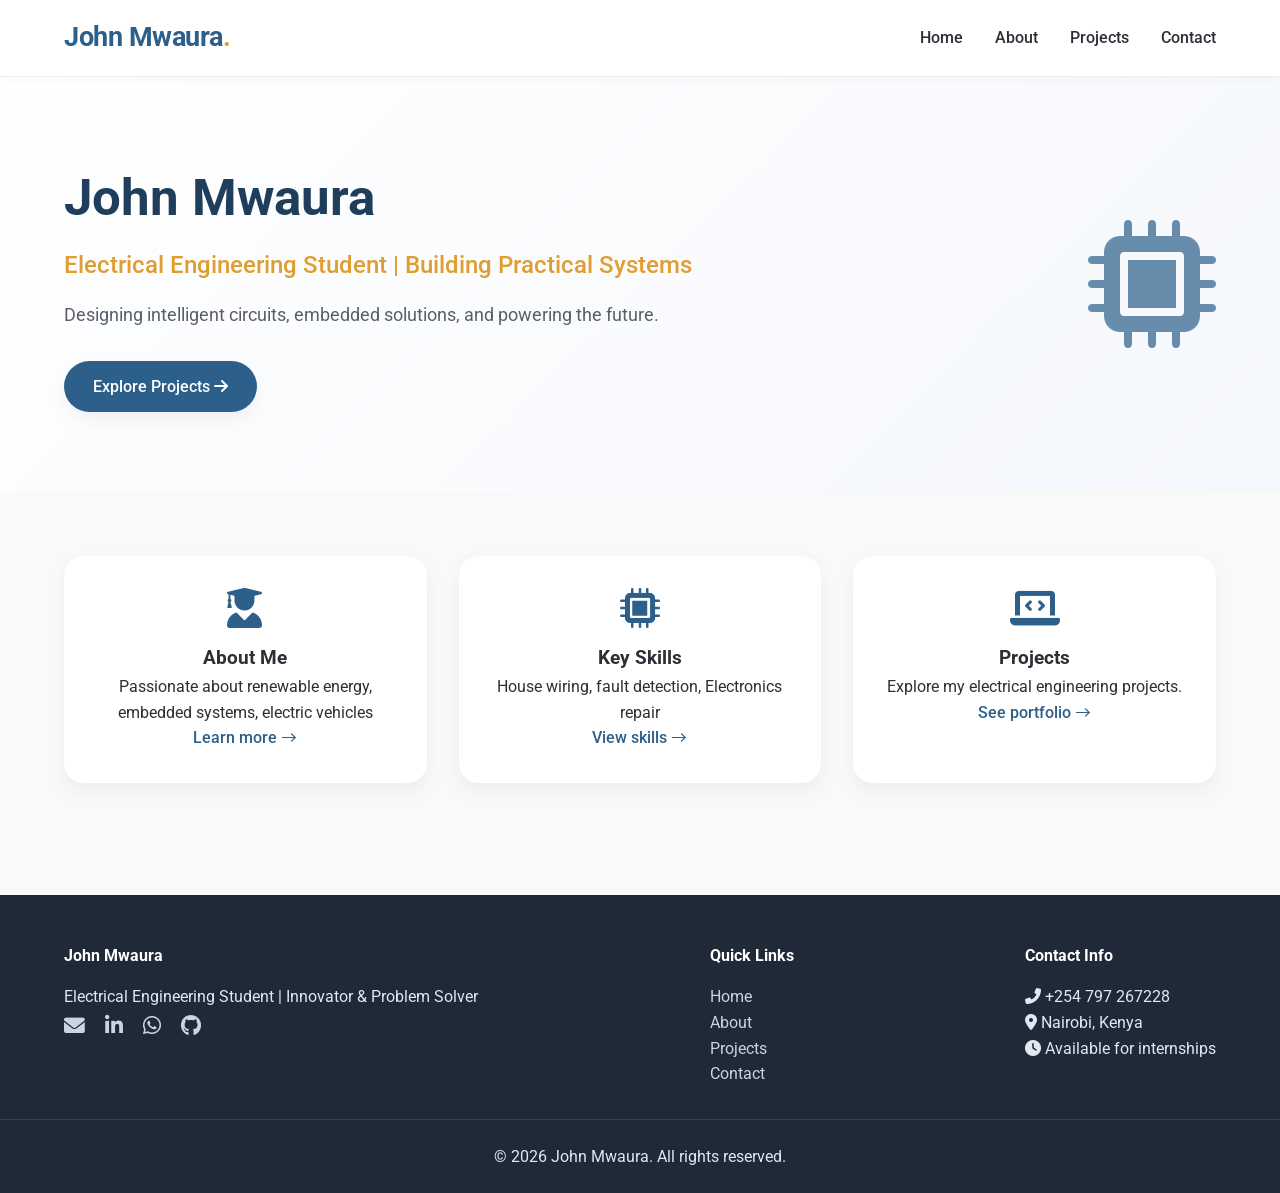
<file: index.html>
<!DOCTYPE html>
<html lang="en">
<head>
    <meta charset="UTF-8">
    <meta name="viewport" content="width=device-width, initial-scale=1.0, viewport-fit=cover">
    <title>John Mwaura | Electrical Engineering Portfolio</title>
    <!-- External CSS -->
    <link rel="stylesheet" href="css/style.css">
    <!-- Favicon placeholder -->
    <link rel="icon" type="image/x-icon" href="assets/favicon.ico">
    <!-- Font Awesome Icons (for social & UI) -->
    <link rel="stylesheet" href="https://cdnjs.cloudflare.com/ajax/libs/font-awesome/6.0.0-beta3/css/all.min.css">
    <!-- Google Fonts: Roboto + Lato -->
    <link href="https://fonts.googleapis.com/css2?family=Roboto:wght@300;400;500;700&family=Lato:wght@300;400;700&display=swap" rel="stylesheet">
</head>
<body>

    <!-- ========== HEADER & NAVIGATION ========== -->
    <header class="main-header">
        <div class="container nav-container">
            <div class="logo">
                <a href="index.html">John Mwaura<span class="dot">.</span></a>
            </div>
            <nav class="navbar">
                <ul class="nav-menu" id="navMenu">
                    <li><a href="index.html" class="nav-link">Home</a></li>
                    <li><a href="about.html" class="nav-link">About</a></li>
                    <li><a href="projects.html" class="nav-link">Projects</a></li>
                    <li><a href="contact.html" class="nav-link">Contact</a></li>
                </ul>
                <div class="hamburger" id="hamburger">
                    <i class="fas fa-bars"></i>
                </div>
            </nav>
        </div>
    </header>

    <main>
        <!-- ========== HERO SECTION ========== -->
        <section class="hero fade-in-up">
            <div class="container hero-content">
                <div class="hero-text">
                    <h1>John Mwaura</h1>
                    <p class="hero-title">Electrical Engineering Student | Building Practical Systems</p>
                    <p class="hero-tagline">Designing intelligent circuits, embedded solutions, and powering the future.</p>
                    <a href="projects.html" class="btn btn-primary">Explore Projects <i class="fas fa-arrow-right"></i></a>
                </div>
                <div class="hero-illustration">
                    <i class="fas fa-microchip"></i>
                </div>
            </div>
        </section>

        <!-- ========== QUICK PREVIEW / SKILLS PREVIEW ========== -->
        <section class="preview-section container">
            <div class="preview-grid">
                <div class="preview-card scroll-fade">
                    <i class="fas fa-user-graduate"></i>
                    <h3>About Me</h3>
                    <p>Passionate about renewable energy, embedded systems, electric vehicles</p>
                    <a href="about.html" class="link-arrow">Learn more →</a>
                </div>
                <div class="preview-card scroll-fade">
                    <i class="fas fa-microchip"></i>
                    <h3>Key Skills</h3>
                    <p>House wiring, fault detection, Electronics repair</p>
                    <a href="about.html#skills" class="link-arrow">View skills →</a>
                </div>
                <div class="preview-card scroll-fade">
                    <i class="fas fa-laptop-code"></i>
                    <h3>Projects</h3>
                    <p>Explore my electrical engineering projects.</p>
                    <a href="projects.html" class="link-arrow">See portfolio →</a>
                </div>
            </div>
        </section>
    </main>

    <!-- ========== FOOTER (SAME ON ALL PAGES) ========== -->
    <footer class="main-footer">
        <div class="container footer-container">
            <div class="footer-col">
                <h4>John Mwaura</h4>
                <p>Electrical Engineering Student | Innovator & Problem Solver</p>
                <div class="social-icons">
                    <a href="mailto:johnym802@gmail.com" aria-label="Email"><i class="fas fa-envelope"></i></a>
                    <a href="https://www.linkedin.com/in/john-mwaura-43797a3a8/" aria-label="LinkedIn"><i class="fab fa-linkedin-in"></i></a>
                    <a href="https://wa.me/+254797267228" aria-label="WhatsApp"><i class="fab fa-whatsapp"></i></a>
                    <a href="https://github.com/Johnycodes-995" aria-label="GitHub"><i class="fab fa-github"></i></a>
                </div>
            </div>
            <div class="footer-col">
                <h4>Quick Links</h4>
                <ul>
                    <li><a href="index.html">Home</a></li>
                    <li><a href="about.html">About</a></li>
                    <li><a href="projects.html">Projects</a></li>
                    <li><a href="contact.html">Contact</a></li>
                </ul>
            </div>
            <div class="footer-col">
                <h4>Contact Info</h4>
                <p><i class="fas fa-phone-alt"></i> +254 797 267228</p>
                <p><i class="fas fa-map-marker-alt"></i> Nairobi, Kenya</p>
                <p><i class="fas fa-clock"></i> Available for internships</p>
            </div>
        </div>
        <div class="footer-bottom">
            <p>&copy; <span id="currentYear"></span> John Mwaura. All rights reserved.</p>
        </div>
    </footer>

    <!-- External JS (scroll animations, expandable, modal, emailJS will be included on contact page) -->
    <script src="js/script.js"></script>
    <script>
        // Set dynamic year in footer
        document.getElementById('currentYear').innerText = new Date().getFullYear();
        // Mobile menu toggle logic
        const hamburger = document.getElementById('hamburger');
        const navMenu = document.getElementById('navMenu');
        if (hamburger) {
            hamburger.addEventListener('click', () => {
                navMenu.classList.toggle('active');
            });
        }
        // Smooth scroll for anchor links (for future use)
        document.querySelectorAll('a[href^="#"]').forEach(anchor => {
            anchor.addEventListener('click', function(e) {
                const target = document.querySelector(this.getAttribute('href'));
                if (target) {
                    e.preventDefault();
                    target.scrollIntoView({ behavior: 'smooth' });
                }
            });
        });
    </script>
</body>
</html>
</file>
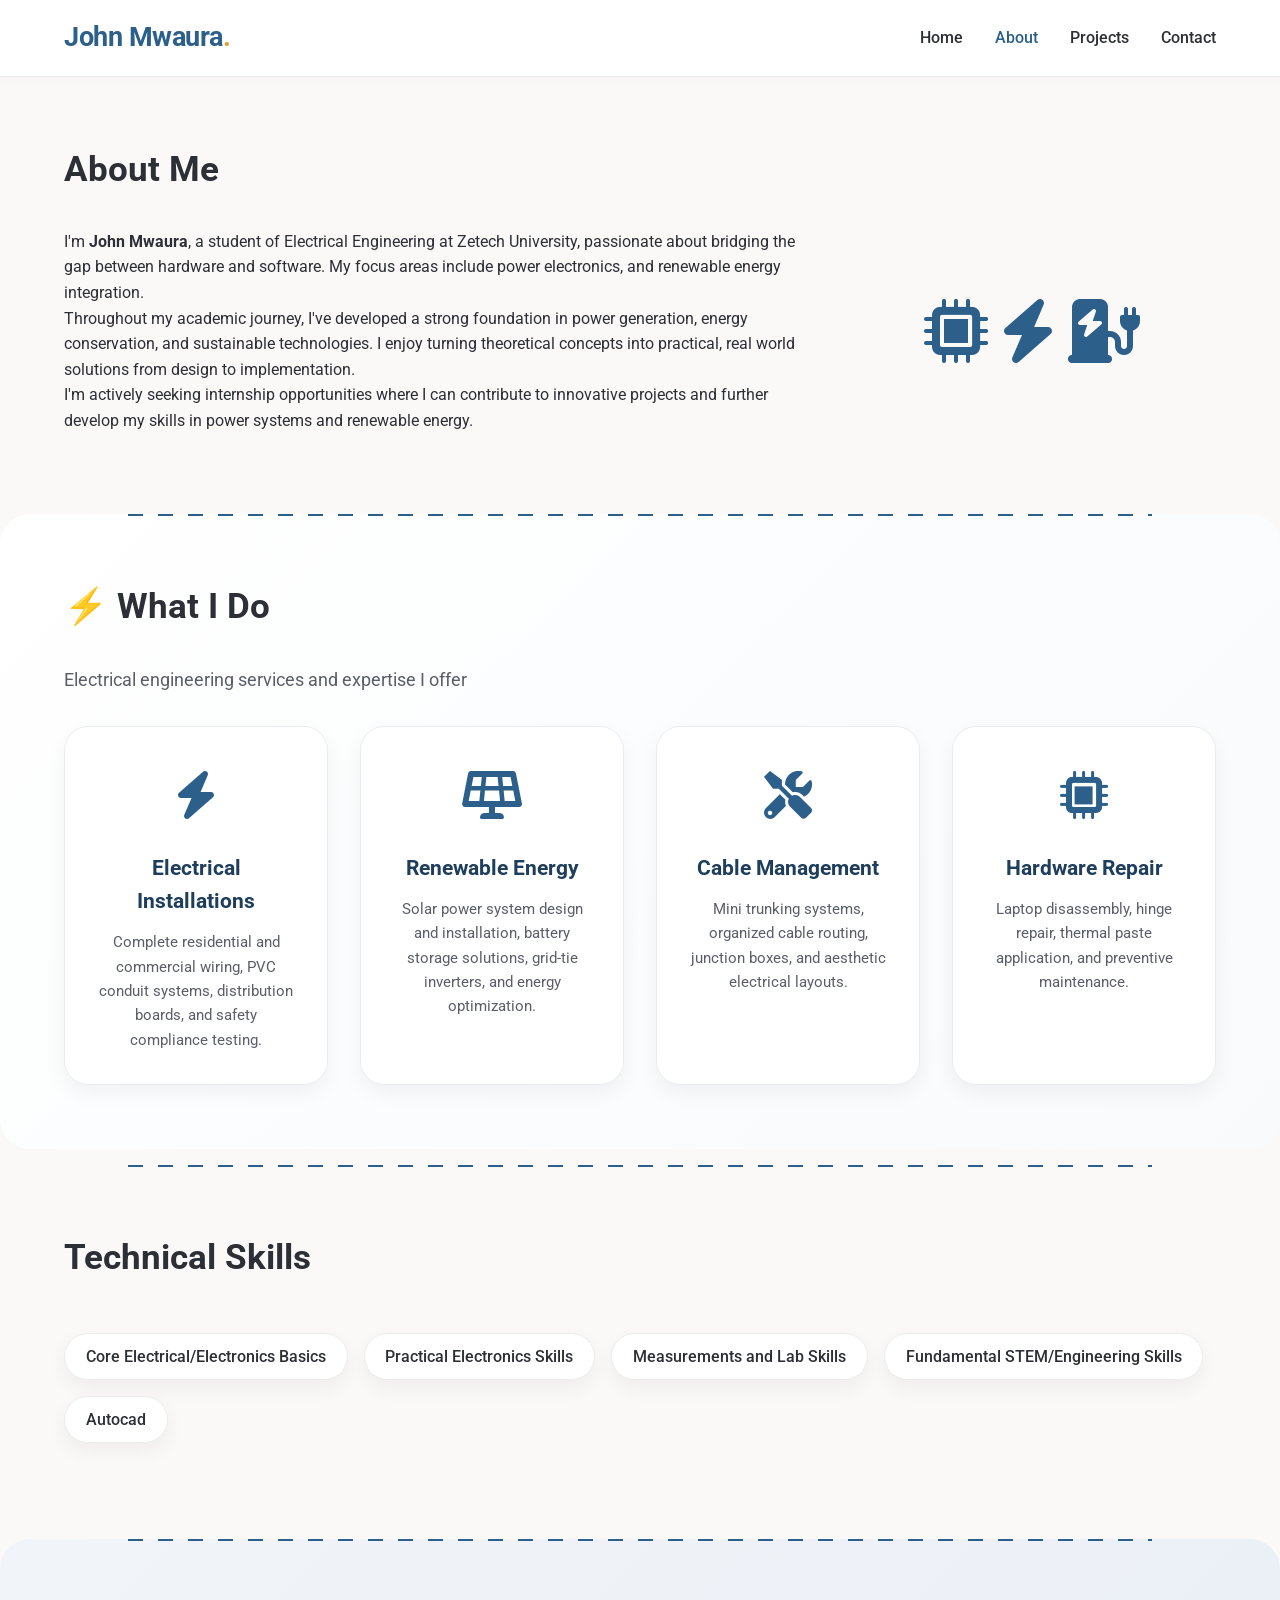
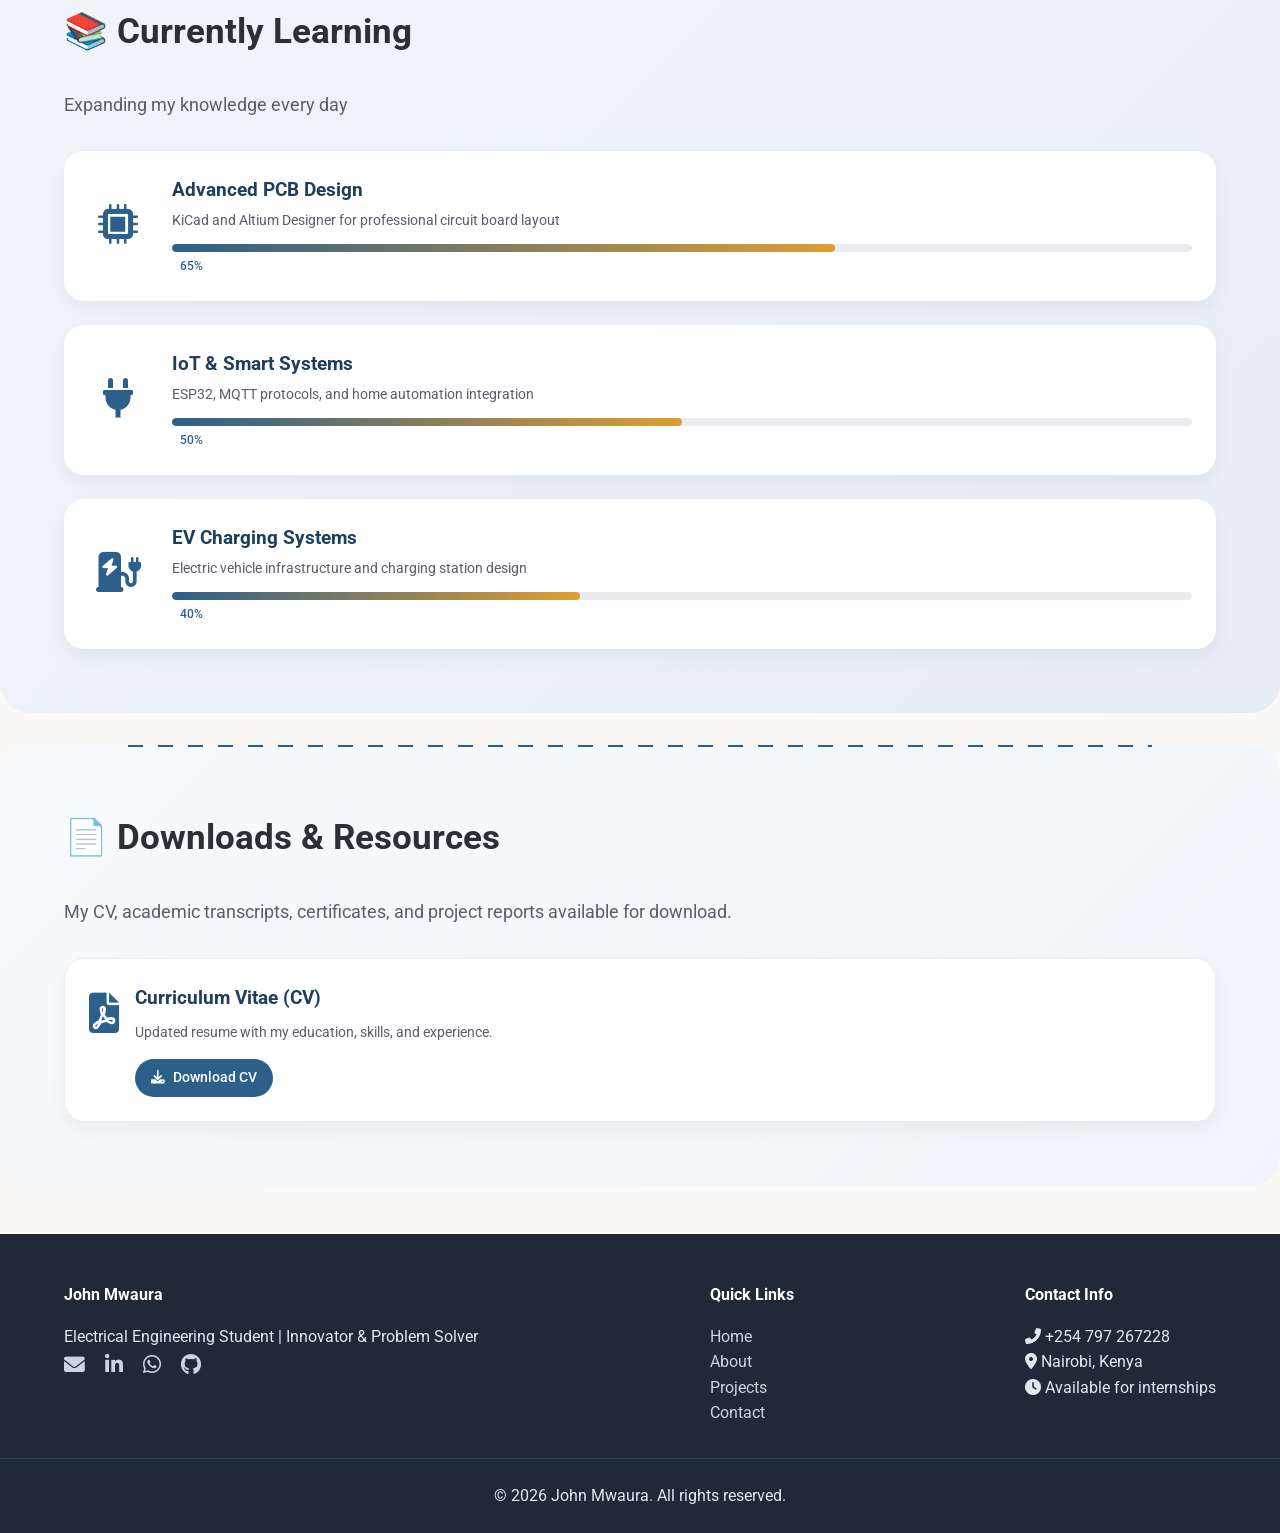
<file: about.html>
<!DOCTYPE html>
<html lang="en">
<head>
    <meta charset="UTF-8">
    <meta name="viewport" content="width=device-width, initial-scale=1.0, viewport-fit=cover">
    <title>About Me | John Mwaura - Electrical Engineering Portfolio</title>
    <link rel="stylesheet" href="css/style.css">
    <link rel="icon" type="image/x-icon" href="assets/favicon.ico">
    <link rel="stylesheet" href="https://cdnjs.cloudflare.com/ajax/libs/font-awesome/6.0.0-beta3/css/all.min.css">
    <link href="https://fonts.googleapis.com/css2?family=Roboto:wght@300;400;500;700&family=Lato:wght@300;400;700&display=swap" rel="stylesheet">
</head>
<body>

    <header class="main-header">
        <div class="container nav-container">
            <div class="logo">
                <a href="index.html">John Mwaura<span class="dot">.</span></a>
            </div>
            <nav class="navbar">
                <ul class="nav-menu" id="navMenu">
                    <li><a href="index.html" class="nav-link">Home</a></li>
                    <li><a href="about.html" class="nav-link active">About</a></li>
                    <li><a href="projects.html" class="nav-link">Projects</a></li>
                    <li><a href="contact.html" class="nav-link">Contact</a></li>
                </ul>
                <div class="hamburger" id="hamburger">
                    <i class="fas fa-bars"></i>
                </div>
            </nav>
        </div>
    </header>

    <main>
        <!-- About Me Section -->
        <section class="page-section about-section">
            <div class="container">
                <h2 class="section-title scroll-fade">About Me</h2>
                <div class="about-content">
                    <div class="about-text scroll-fade">
                        <p>I'm <strong>John Mwaura</strong>, a student of Electrical Engineering at Zetech University, passionate about bridging the gap between hardware and software. My focus areas include power electronics, and renewable energy integration.</p>
                        <p>Throughout my academic journey, I've developed a strong foundation in power generation, energy conservation, and sustainable technologies. I enjoy turning theoretical concepts into practical, real world solutions from design to implementation.</p>
                        <p>I'm actively seeking internship opportunities where I can contribute to innovative projects and further develop my skills in power systems and renewable energy.</p>
                    </div>
                    <div class="about-image scroll-fade">
                        <i class="fas fa-microchip"></i>
                        <i class="fas fa-bolt"></i>
                        <i class="fas fa-charging-station"></i>
                    </div>
                </div>
            </div>
        </section>

        <!-- NEW: What I Do Section -->
        <section id="what-i-do" class="page-section services-section">
            <div class="container">
                <h2 class="section-title scroll-fade">⚡ What I Do</h2>
                <p class="section-subtitle scroll-fade">Electrical engineering services and expertise I offer</p>
                <div class="services-grid">
                    <div class="service-card scroll-fade">
                        <div class="service-icon">
                            <i class="fas fa-bolt"></i>
                            <div class="current-flow"></div>
                        </div>
                        <h3>Electrical Installations</h3>
                        <p>Complete residential and commercial wiring, PVC conduit systems, distribution boards, and safety compliance testing.</p>
                    </div>
                    <div class="service-card scroll-fade">
                        <div class="service-icon">
                            <i class="fas fa-solar-panel"></i>
                        </div>
                        <h3>Renewable Energy</h3>
                        <p>Solar power system design and installation, battery storage solutions, grid-tie inverters, and energy optimization.</p>
                    </div>
                    <div class="service-card scroll-fade">
                        <div class="service-icon">
                            <i class="fas fa-tools"></i>
                        </div>
                        <h3>Cable Management</h3>
                        <p>Mini trunking systems, organized cable routing, junction boxes, and aesthetic electrical layouts.</p>
                    </div>
                    <div class="service-card scroll-fade">
                        <div class="service-icon">
                            <i class="fas fa-microchip"></i>
                        </div>
                        <h3>Hardware Repair</h3>
                        <p>Laptop disassembly, hinge repair, thermal paste application, and preventive maintenance.</p>
                    </div>
                </div>
            </div>
        </section>

        <!-- Skills Section (Badges/Pills) -->
        <section id="skills" class="page-section skills-section">
            <div class="container">
                <h2 class="section-title scroll-fade">Technical Skills</h2>
                <div class="skills-grid">
                    <div class="skill-card scroll-fade"><span>Core Electrical/Electronics Basics</span></div>
                    <div class="skill-card scroll-fade"><span>Practical Electronics Skills</span></div>
                    <div class="skill-card scroll-fade"><span>Measurements and Lab Skills</span></div>
                    <div class="skill-card scroll-fade"><span>Fundamental STEM/Engineering Skills</span></div>
                    <div class="skill-card scroll-fade"><span>Autocad</span></div>
                </div>
            </div>
        </section>

        <!-- NEW: Currently Learning Section -->
        <section id="learning" class="page-section learning-section">
            <div class="container">
                <h2 class="section-title scroll-fade">📚 Currently Learning</h2>
                <p class="section-subtitle scroll-fade">Expanding my knowledge every day</p>
                <div class="learning-container">
                    <div class="learning-item scroll-fade">
                        <div class="learning-icon"><i class="fas fa-microchip"></i></div>
                        <div class="learning-content">
                            <h3>Advanced PCB Design</h3>
                            <p>KiCad and Altium Designer for professional circuit board layout</p>
                            <div class="progress-bar">
                                <div class="progress-fill" style="width: 65%"></div>
                            </div>
                            <span class="progress-label">65%</span>
                        </div>
                    </div>
                    <div class="learning-item scroll-fade">
                        <div class="learning-icon"><i class="fas fa-plug"></i></div>
                        <div class="learning-content">
                            <h3>IoT & Smart Systems</h3>
                            <p>ESP32, MQTT protocols, and home automation integration</p>
                            <div class="progress-bar">
                                <div class="progress-fill" style="width: 50%"></div>
                            </div>
                            <span class="progress-label">50%</span>
                        </div>
                    </div>
                    <div class="learning-item scroll-fade">
                        <div class="learning-icon"><i class="fas fa-charging-station"></i></div>
                        <div class="learning-content">
                            <h3>EV Charging Systems</h3>
                            <p>Electric vehicle infrastructure and charging station design</p>
                            <div class="progress-bar">
                                <div class="progress-fill" style="width: 40%"></div>
                            </div>
                            <span class="progress-label">40%</span>
                        </div>
                    </div>
                </div>
            </div>
        </section>

        <!-- Downloadable Documents Section -->
        <section id="documents" class="page-section documents-section">
            <div class="container">
                <h2 class="section-title scroll-fade">📄 Downloads & Resources</h2>
                <p class="section-subtitle scroll-fade">My CV, academic transcripts, certificates, and project reports available for download.</p>
                <div class="documents-grid">
                    <div class="document-card scroll-fade">
                        <div class="document-icon">
                            <i class="fas fa-file-pdf"></i>
                        </div>
                        <div class="document-info">
                            <h3>Curriculum Vitae (CV)</h3>
                            <p>Updated resume with my education, skills, and experience.</p>
                            <a href="assets/documents/CV2.docx" class="btn-download" download>
                                <i class="fas fa-download"></i> Download CV
                            </a>
                        </div>
                    </div>
                </div>
            </div>
        </section>
    </main>

    <footer class="main-footer">
        <div class="container footer-container">
            <div class="footer-col">
                <h4>John Mwaura</h4>
                <p>Electrical Engineering Student | Innovator & Problem Solver</p>
                <div class="social-icons">
                    <a href="mailto:johnym802@gmail.com" aria-label="Email"><i class="fas fa-envelope"></i></a>
                    <a href="https://www.linkedin.com/in/john-mwaura-43797a3a8/" aria-label="LinkedIn"><i class="fab fa-linkedin-in"></i></a>
                    <a href="https://wa.me/+254797267228" aria-label="WhatsApp"><i class="fab fa-whatsapp"></i></a>
                    <a href="https://github.com/Johnycodes-995" aria-label="GitHub"><i class="fab fa-github"></i></a>
                </div>
            </div>
            <div class="footer-col">
                <h4>Quick Links</h4>
                <ul>
                    <li><a href="index.html">Home</a></li>
                    <li><a href="about.html">About</a></li>
                    <li><a href="projects.html">Projects</a></li>
                    <li><a href="contact.html">Contact</a></li>
                </ul>
            </div>
            <div class="footer-col">
                <h4>Contact Info</h4>
                <p><i class="fas fa-phone-alt"></i> +254 797 267228</p>
                <p><i class="fas fa-map-marker-alt"></i> Nairobi, Kenya</p>
                <p><i class="fas fa-clock"></i> Available for internships</p>
            </div>
        </div>
        <div class="footer-bottom">
            <p>&copy; <span id="currentYear"></span> John Mwaura. All rights reserved.</p>
        </div>
    </footer>

    <script src="js/script.js"></script>
    <script>
        document.getElementById('currentYear').innerText = new Date().getFullYear();
        const hamburger = document.getElementById('hamburger');
        const navMenu = document.getElementById('navMenu');
        if (hamburger) {
            hamburger.addEventListener('click', () => navMenu.classList.toggle('active'));
        }
    </script>
</body>
</html>
</file>
<file: css/style.css>
/* ========== GLOBAL RESET & VARIABLES ========== */
* {
    margin: 0;
    padding: 0;
    box-sizing: border-box;
}

:root {
    --bg-light: #faf9f8;
    --bg-white: #ffffff;
    --text-dark: #2d2f36;
    --text-muted: #5a5e6a;
    --primary: #2c5f8a;
    --primary-dark: #1e3e5c;
    --accent: #e09d32;
    --success: #2e7d64;
    --error: #c44536;
    --border-light: #eaecef;
    --shadow-sm: 0 8px 20px rgba(0, 0, 0, 0.05);
    --shadow-md: 0 12px 28px rgba(0, 0, 0, 0.08);
    --transition: all 0.3s ease;
}

body {
    font-family: 'Roboto', 'Lato', sans-serif;
    background: var(--bg-light);
    color: var(--text-dark);
    line-height: 1.6;
    scroll-behavior: smooth;
}

.container {
    width: 90%;
    max-width: 1200px;
    margin: 0 auto;
}

/* ========== HEADER & NAV ========== */
.main-header {
    background: var(--bg-white);
    box-shadow: 0 2px 10px rgba(0, 0, 0, 0.03);
    position: sticky;
    top: 0;
    z-index: 1000;
    backdrop-filter: blur(2px);
    border-bottom: 1px solid var(--border-light);
}

.nav-container {
    display: flex;
    justify-content: space-between;
    align-items: center;
    padding: 1rem 0;
}

.logo a {
    font-size: 1.7rem;
    font-weight: 700;
    color: var(--primary);
    text-decoration: none;
    letter-spacing: -0.5px;
}

.dot {
    color: var(--accent);
}

.nav-menu {
    display: flex;
    list-style: none;
    gap: 2rem;
}

.nav-link {
    text-decoration: none;
    font-weight: 500;
    color: var(--text-dark);
    transition: var(--transition);
}

.nav-link:hover, .nav-link.active {
    color: var(--primary);
}

.hamburger {
    display: none;
    font-size: 1.6rem;
    cursor: pointer;
    color: var(--primary);
}

/* ========== BUTTONS ========== */
.btn {
    display: inline-block;
    padding: 0.8rem 1.8rem;
    border-radius: 40px;
    font-weight: 500;
    text-decoration: none;
    transition: var(--transition);
    cursor: pointer;
    border: none;
    font-size: 1rem;
}

.btn-primary {
    background: var(--primary);
    color: white;
    box-shadow: var(--shadow-sm);
}

.btn-primary:hover {
    background: var(--primary-dark);
    transform: translateY(-2px);
}

/* ========== HERO SECTION ========== */
.hero {
    padding: 5rem 0;
    background: linear-gradient(135deg, #ffffff 0%, #f4f7fc 100%);
}

.hero-content {
    display: flex;
    align-items: center;
    justify-content: space-between;
    gap: 2rem;
    flex-wrap: wrap;
}

.hero-text {
    flex: 1;
}

.hero-text h1 {
    font-size: 3.2rem;
    font-weight: 700;
    color: var(--primary-dark);
    margin-bottom: 0.5rem;
}

.hero-title {
    font-size: 1.5rem;
    color: var(--accent);
    font-weight: 500;
    margin-bottom: 1rem;
}

.hero-tagline {
    font-size: 1.1rem;
    color: var(--text-muted);
    margin-bottom: 2rem;
}

.hero-illustration i {
    font-size: 8rem;
    color: var(--primary);
    opacity: 0.7;
}

/* preview cards */
.preview-section {
    padding: 4rem 0;
}

.preview-grid {
    display: grid;
    grid-template-columns: repeat(auto-fit, minmax(260px, 1fr));
    gap: 2rem;
}

.preview-card {
    background: white;
    padding: 2rem;
    border-radius: 20px;
    box-shadow: var(--shadow-sm);
    transition: var(--transition);
    text-align: center;
}

.preview-card:hover {
    transform: translateY(-5px);
    box-shadow: var(--shadow-md);
}

.preview-card i {
    font-size: 2.5rem;
    color: var(--primary);
    margin-bottom: 1rem;
}

.link-arrow {
    color: var(--primary);
    text-decoration: none;
    font-weight: 500;
}

/* ========== ABOUT PAGE ========== */
.page-section {
    padding: 4rem 0;
}

.section-title {
    font-size: 2.2rem;
    margin-bottom: 2rem;
    position: relative;
    display: inline-block;
}

.section-subtitle {
    color: var(--text-muted);
    margin-bottom: 2rem;
    font-size: 1.1rem;
}

.about-content {
    display: flex;
    gap: 3rem;
    align-items: center;
    flex-wrap: wrap;
}

.about-text {
    flex: 2;
}

.about-image {
    flex: 1;
    text-align: center;
    font-size: 4rem;
    color: var(--primary);
    display: flex;
    gap: 1rem;
    justify-content: center;
}

/* Skills badges */
.skills-grid {
    display: flex;
    flex-wrap: wrap;
    gap: 1rem;
    margin-top: 1rem;
}

.skill-card {
    background: white;
    padding: 0.6rem 1.3rem;
    border-radius: 40px;
    font-weight: 500;
    box-shadow: var(--shadow-sm);
    transition: var(--transition);
    border: 1px solid var(--border-light);
}

.skill-card:hover {
    transform: scale(1.02);
    border-color: var(--primary);
}

/* ========== DOWNLOADABLE DOCUMENTS SECTION ========== */
.documents-section {
    background: linear-gradient(135deg, #f8fafc 0%, #f1f5f9 100%);
    border-radius: 30px;
    margin: 2rem 0;
}

.documents-grid {
    display: grid;
    grid-template-columns: repeat(auto-fit, minmax(280px, 1fr));
    gap: 1.5rem;
}

.document-card {
    background: white;
    border-radius: 20px;
    padding: 1.5rem;
    display: flex;
    gap: 1rem;
    align-items: flex-start;
    transition: var(--transition);
    box-shadow: var(--shadow-sm);
    border: 1px solid var(--border-light);
}

.document-card:hover {
    transform: translateY(-3px);
    box-shadow: var(--shadow-md);
}

.document-icon {
    font-size: 2.5rem;
    color: var(--primary);
}

.document-info {
    flex: 1;
}

.document-info h3 {
    font-size: 1.2rem;
    margin-bottom: 0.5rem;
    color: var(--primary-dark);
}

.document-info p {
    font-size: 0.85rem;
    color: var(--text-muted);
    margin-bottom: 1rem;
}

.btn-download {
    display: inline-flex;
    align-items: center;
    gap: 0.5rem;
    background: var(--primary);
    color: white;
    padding: 0.5rem 1rem;
    border-radius: 30px;
    text-decoration: none;
    font-size: 0.85rem;
    font-weight: 500;
    transition: var(--transition);
}

.btn-download:hover {
    background: var(--primary-dark);
    transform: translateY(-2px);
}

/* ========== PROJECTS GRID ========== */
.projects-grid {
    display: grid;
    grid-template-columns: repeat(auto-fill, minmax(350px, 1fr));
    gap: 2rem;
    margin-top: 2rem;
}

.project-card {
    background: white;
    border-radius: 24px;
    overflow: hidden;
    box-shadow: var(--shadow-sm);
    transition: var(--transition);
}

.project-card:hover {
    transform: translateY(-5px);
    box-shadow: var(--shadow-md);
}

/* Gallery Container */
.project-gallery {
    position: relative;
    width: 100%;
    height: 250px;
    overflow: hidden;
    background: #1a1a2e;
}

.gallery-slides {
    display: flex;
    transition: transform 0.4s ease;
    height: 100%;
}

.gallery-slide {
    min-width: 100%;
    height: 100%;
    display: flex;
    align-items: center;
    justify-content: center;
    background: #1a1a2e;
}

.gallery-slide img {
    width: 100%;
    height: 100%;
    object-fit: cover;
    cursor: pointer;
}

.gallery-slide video {
    width: 100%;
    height: 100%;
    object-fit: cover;
    cursor: pointer;
}

/* Gallery Navigation Buttons */
.gallery-btn {
    position: absolute;
    top: 50%;
    transform: translateY(-50%);
    background: rgba(0,0,0,0.6);
    color: white;
    border: none;
    width: 40px;
    height: 40px;
    border-radius: 50%;
    cursor: pointer;
    transition: var(--transition);
    z-index: 10;
}

.gallery-btn:hover {
    background: var(--primary);
}

.gallery-prev {
    left: 10px;
}

.gallery-next {
    right: 10px;
}

/* Gallery Indicators */
.gallery-indicators {
    position: absolute;
    bottom: 10px;
    left: 0;
    right: 0;
    display: flex;
    justify-content: center;
    gap: 8px;
    z-index: 10;
}

.indicator {
    width: 8px;
    height: 8px;
    border-radius: 50%;
    background: rgba(255,255,255,0.5);
    cursor: pointer;
    transition: var(--transition);
}

.indicator.active {
    background: var(--accent);
    width: 20px;
    border-radius: 4px;
}

/* Media Type Badge */
.media-badge {
    position: absolute;
    top: 10px;
    right: 10px;
    background: rgba(0,0,0,0.7);
    color: white;
    padding: 4px 8px;
    border-radius: 20px;
    font-size: 0.7rem;
    display: flex;
    align-items: center;
    gap: 4px;
    z-index: 10;
}

.project-info {
    padding: 1.5rem;
}

.project-info h3 {
    font-size: 1.4rem;
    margin-bottom: 0.5rem;
    color: var(--primary-dark);
}

/* FIXED: Expandable details with internal scroll on mobile */
.expandable-details {
    max-height: 0;
    overflow-y: auto;
    transition: max-height 0.4s ease-out;
    background: #f9fafb;
    margin-top: 1rem;
    border-radius: 16px;
}

/* On mobile, allow internal scrolling for long content */
@media (max-width: 768px) {
    .project-card.expanded .expandable-details {
        max-height: 250px;
        overflow-y: auto;
        -webkit-overflow-scrolling: touch;
    }
}

@media (min-width: 769px) {
    .project-card.expanded .expandable-details {
        max-height: 300px;
    }
}

.project-card.expanded .expandable-details {
    padding: 1rem;
}

.expandable-details p {
    margin-bottom: 0.8rem;
}

.expandable-details strong {
    color: var(--primary);
}

.btn-expand {
    margin-top: 12px;
    background: none;
    border: none;
    color: var(--primary);
    cursor: pointer;
    font-weight: 500;
    font-size: 0.9rem;
    transition: var(--transition);
    width: 100%;
    text-align: left;
}

.btn-expand:hover {
    color: var(--accent);
}

/* ========== LIGHTBOX MODAL (Updated for Gallery) ========== */
.modal {
    display: none;
    position: fixed;
    z-index: 2000;
    left: 0;
    top: 0;
    width: 100%;
    height: 100%;
    background-color: rgba(0,0,0,0.95);
    justify-content: center;
    align-items: center;
}

.modal-content-container {
    position: relative;
    max-width: 90%;
    max-height: 90%;
}

.modal-content {
    max-width: 100%;
    max-height: 90vh;
    object-fit: contain;
    border-radius: 8px;
    display: none;
}

.modal-video {
    max-width: 90vw;
    max-height: 90vh;
    display: none;
}

.modal-video video,
.modal-video iframe {
    width: 100%;
    max-width: 800px;
    height: auto;
    min-height: 400px;
    border-radius: 12px;
}

.close-modal {
    position: absolute;
    top: 20px;
    right: 35px;
    color: #fff;
    font-size: 40px;
    font-weight: bold;
    cursor: pointer;
    z-index: 2001;
    transition: var(--transition);
}

.close-modal:hover {
    color: var(--accent);
}

.modal-prev, .modal-next {
    position: absolute;
    top: 50%;
    transform: translateY(-50%);
    background: rgba(255,255,255,0.2);
    color: white;
    border: none;
    width: 50px;
    height: 50px;
    border-radius: 50%;
    cursor: pointer;
    transition: var(--transition);
    z-index: 2001;
}

.modal-prev {
    left: 20px;
}

.modal-next {
    right: 20px;
}

.modal-prev:hover, .modal-next:hover {
    background: var(--primary);
}

/* ========== CONTACT FORM ========== */
.contact-wrapper {
    display: flex;
    gap: 3rem;
    flex-wrap: wrap;
}
.contact-info, .contact-form-container {
    flex: 1;
}
.form-group {
    margin-bottom: 1.5rem;
}
.form-group label {
    display: block;
    margin-bottom: 0.5rem;
    font-weight: 500;
}
.form-group input, .form-group textarea {
    width: 100%;
    padding: 0.8rem 1rem;
    border: 1px solid var(--border-light);
    border-radius: 12px;
    font-family: inherit;
    transition: 0.2s;
}
.form-group input:focus, .form-group textarea:focus {
    outline: none;
    border-color: var(--primary);
}
.feedback-message {
    margin-top: 1rem;
    font-weight: 500;
}
.success {
    color: var(--success);
}
.error {
    color: var(--error);
}

/* ========== FOOTER ========== */
.main-footer {
    background: #1f2937;
    color: #e2e8f0;
    padding-top: 3rem;
    margin-top: 3rem;
}
.footer-container {
    display: flex;
    flex-wrap: wrap;
    gap: 2rem;
    justify-content: space-between;
}
.footer-col h4 {
    color: white;
    margin-bottom: 1rem;
}
.footer-col ul {
    list-style: none;
}
.footer-col a {
    color: #cbd5e1;
    text-decoration: none;
}
.social-icons a {
    display: inline-block;
    margin-right: 1rem;
    font-size: 1.3rem;
    color: #cbd5e1;
}
.footer-bottom {
    text-align: center;
    padding: 1.5rem 0;
    border-top: 1px solid #334155;
    margin-top: 2rem;
}

/* ========== ANIMATIONS ========== */
.scroll-fade {
    opacity: 0;
    transform: translateY(20px);
    transition: opacity 0.6s ease, transform 0.6s ease;
}
.scroll-fade.visible {
    opacity: 1;
    transform: translateY(0);
}
.fade-in-up {
    animation: fadeUp 0.8s ease forwards;
}
@keyframes fadeUp {
    from { opacity: 0; transform: translateY(30px);}
    to { opacity: 1; transform: translateY(0);}
}

/* ========== RESPONSIVE ========== */
@media (max-width: 768px) {
    .hamburger {
        display: block;
    }
    .nav-menu {
        position: fixed;
        left: -100%;
        top: 70px;
        flex-direction: column;
        background: white;
        width: 100%;
        text-align: center;
        transition: 0.3s;
        padding: 2rem 0;
        box-shadow: 0 10px 20px rgba(0,0,0,0.05);
        gap: 1.5rem;
    }
    .nav-menu.active {
        left: 0;
    }
    .hero-text h1 {
        font-size: 2.2rem;
    }
    .hero-illustration i {
        font-size: 5rem;
    }
    .projects-grid {
        grid-template-columns: 1fr;
    }
    .documents-grid {
        grid-template-columns: 1fr;
    }
    .modal-prev, .modal-next {
        width: 35px;
        height: 35px;
    }
    .modal-video video,
    .modal-video iframe {
        min-height: 250px;
    }
}
/* ========== NEW: WHAT I DO SECTION ========== */
.services-section {
    background: linear-gradient(135deg, #ffffff 0%, #f8fafc 100%);
    border-radius: 30px;
    margin: 1rem 0;
}

.services-grid {
    display: grid;
    grid-template-columns: repeat(auto-fit, minmax(250px, 1fr));
    gap: 2rem;
    margin-top: 2rem;
}

.service-card {
    background: white;
    padding: 2rem;
    border-radius: 24px;
    text-align: center;
    transition: var(--transition);
    box-shadow: var(--shadow-sm);
    border: 1px solid var(--border-light);
    position: relative;
    overflow: hidden;
}

.service-card:hover {
    transform: translateY(-8px);
    box-shadow: var(--shadow-md);
    border-color: var(--primary);
}

.service-icon {
    font-size: 3rem;
    color: var(--primary);
    margin-bottom: 1rem;
    position: relative;
    display: inline-block;
}

.service-card h3 {
    font-size: 1.3rem;
    margin-bottom: 0.75rem;
    color: var(--primary-dark);
}

.service-card p {
    color: var(--text-muted);
    font-size: 0.95rem;
}

/* Current flow animation on service card hover */
.service-card:hover .current-flow {
    position: absolute;
    bottom: 0;
    left: 0;
    width: 100%;
    height: 3px;
    background: linear-gradient(90deg, var(--primary), var(--accent), var(--primary));
    animation: currentFlow 1.5s linear infinite;
}

@keyframes currentFlow {
    0% { transform: translateX(-100%); }
    100% { transform: translateX(100%); }
}

/* ========== NEW: CURRENTLY LEARNING SECTION ========== */
.learning-section {
    background: linear-gradient(135deg, #f1f5f9 0%, #e8edf5 100%);
    border-radius: 30px;
    margin: 2rem 0;
}

.learning-container {
    display: flex;
    flex-direction: column;
    gap: 1.5rem;
    margin-top: 2rem;
}

.learning-item {
    display: flex;
    gap: 1.5rem;
    align-items: center;
    background: white;
    padding: 1.5rem;
    border-radius: 20px;
    transition: var(--transition);
    box-shadow: var(--shadow-sm);
}

.learning-item:hover {
    transform: translateX(8px);
    box-shadow: var(--shadow-md);
}

.learning-icon {
    font-size: 2.5rem;
    color: var(--primary);
    min-width: 60px;
    text-align: center;
}

.learning-content {
    flex: 1;
}

.learning-content h3 {
    font-size: 1.2rem;
    margin-bottom: 0.25rem;
    color: var(--primary-dark);
}

.learning-content p {
    font-size: 0.85rem;
    color: var(--text-muted);
    margin-bottom: 0.75rem;
}

.progress-bar {
    width: 100%;
    height: 8px;
    background: var(--border-light);
    border-radius: 10px;
    overflow: hidden;
    margin-top: 0.5rem;
}

.progress-fill {
    height: 100%;
    background: linear-gradient(90deg, var(--primary), var(--accent));
    border-radius: 10px;
    position: relative;
    animation: fillProgress 1s ease-out;
}

@keyframes fillProgress {
    from { width: 0; }
    to { width: var(--target-width); }
}

.progress-label {
    font-size: 0.75rem;
    color: var(--primary);
    margin-left: 0.5rem;
    font-weight: 500;
}

/* ========== EE-THEMED ANIMATIONS ========== */

/* Oscilloscope wave divider between sections */
.page-section:not(:first-child) {
    position: relative;
}

.page-section:not(:first-child)::before {
    content: '';
    position: absolute;
    top: 0;
    left: 10%;
    width: 80%;
    height: 2px;
    background: repeating-linear-gradient(90deg, var(--primary) 0px, var(--primary) 15px, transparent 15px, transparent 30px);
    animation: oscillate 2s linear infinite;
}

@keyframes oscillate {
    0%, 100% { opacity: 0.3; }
    50% { opacity: 1; }
}

/* Pulse effect on skill badges */
.skill-card {
    position: relative;
    overflow: hidden;
}

.skill-card::after {
    content: '';
    position: absolute;
    top: 50%;
    left: 50%;
    width: 0;
    height: 0;
    border-radius: 50%;
    background: rgba(44, 95, 138, 0.2);
    transform: translate(-50%, -50%);
    transition: width 0.6s, height 0.6s;
}

.skill-card:hover::after {
    width: 100%;
    height: 100%;
}

/* Transformer spin on icon hover */
.about-image i, .service-icon i, .learning-icon i {
    transition: transform 0.4s ease;
    display: inline-block;
}

.about-image i:hover, .service-icon i:hover, .learning-icon i:hover {
    transform: rotate(15deg) scale(1.1);
}

/* Circuit trace border animation on project cards */
.project-card {
    position: relative;
}

.project-card::before {
    content: '';
    position: absolute;
    top: 0;
    left: 0;
    right: 0;
    bottom: 0;
    border-radius: 24px;
    padding: 2px;
    background: linear-gradient(135deg, var(--primary), transparent, var(--accent));
    mask: linear-gradient(#fff 0 0) content-box, linear-gradient(#fff 0 0);
    -webkit-mask: linear-gradient(#fff 0 0) content-box, linear-gradient(#fff 0 0);
    -webkit-mask-composite: xor;
    mask-composite: exclude;
    opacity: 0;
    transition: opacity 0.4s ease;
    pointer-events: none;
}

.project-card:hover::before {
    opacity: 1;
}

/* Voltage meter fill animation for scroll reveal */
.scroll-fade.visible {
    animation: voltageRise 0.8s ease forwards;
}

@keyframes voltageRise {
    0% {
        opacity: 0;
        transform: translateY(20px);
        filter: brightness(0.8);
    }
    100% {
        opacity: 1;
        transform: translateY(0);
        filter: brightness(1);
    }
}

/* Subtle glow on active elements */
.btn-primary:active, .gallery-btn:active {
    animation: buttonPulse 0.3s ease;
}

@keyframes buttonPulse {
    0% { transform: scale(1); box-shadow: 0 0 0 0 var(--primary); }
    50% { transform: scale(0.98); box-shadow: 0 0 0 5px rgba(44, 95, 138, 0.3); }
    100% { transform: scale(1); box-shadow: 0 0 0 0 var(--primary); }
}

/* Document card hover effect */
.document-card {
    position: relative;
    overflow: hidden;
}

.document-card::after {
    content: '⚡';
    position: absolute;
    bottom: -20px;
    right: -20px;
    font-size: 3rem;
    opacity: 0;
    transition: all 0.4s ease;
    color: var(--primary);
}

.document-card:hover::after {
    opacity: 0.1;
    bottom: -10px;
    right: -10px;
}

/* Responsive adjustments for new sections */
@media (max-width: 768px) {
    .services-grid {
        grid-template-columns: 1fr;
    }
    
    .learning-item {
        flex-direction: column;
        text-align: center;
    }
    
    .learning-icon {
        margin-bottom: 0.5rem;
    }
    
    .progress-label {
        display: block;
        text-align: right;
        margin-top: 0.25rem;
    }
    
    .page-section:not(:first-child)::before {
        left: 5%;
        width: 90%;
    }
}
</file>
